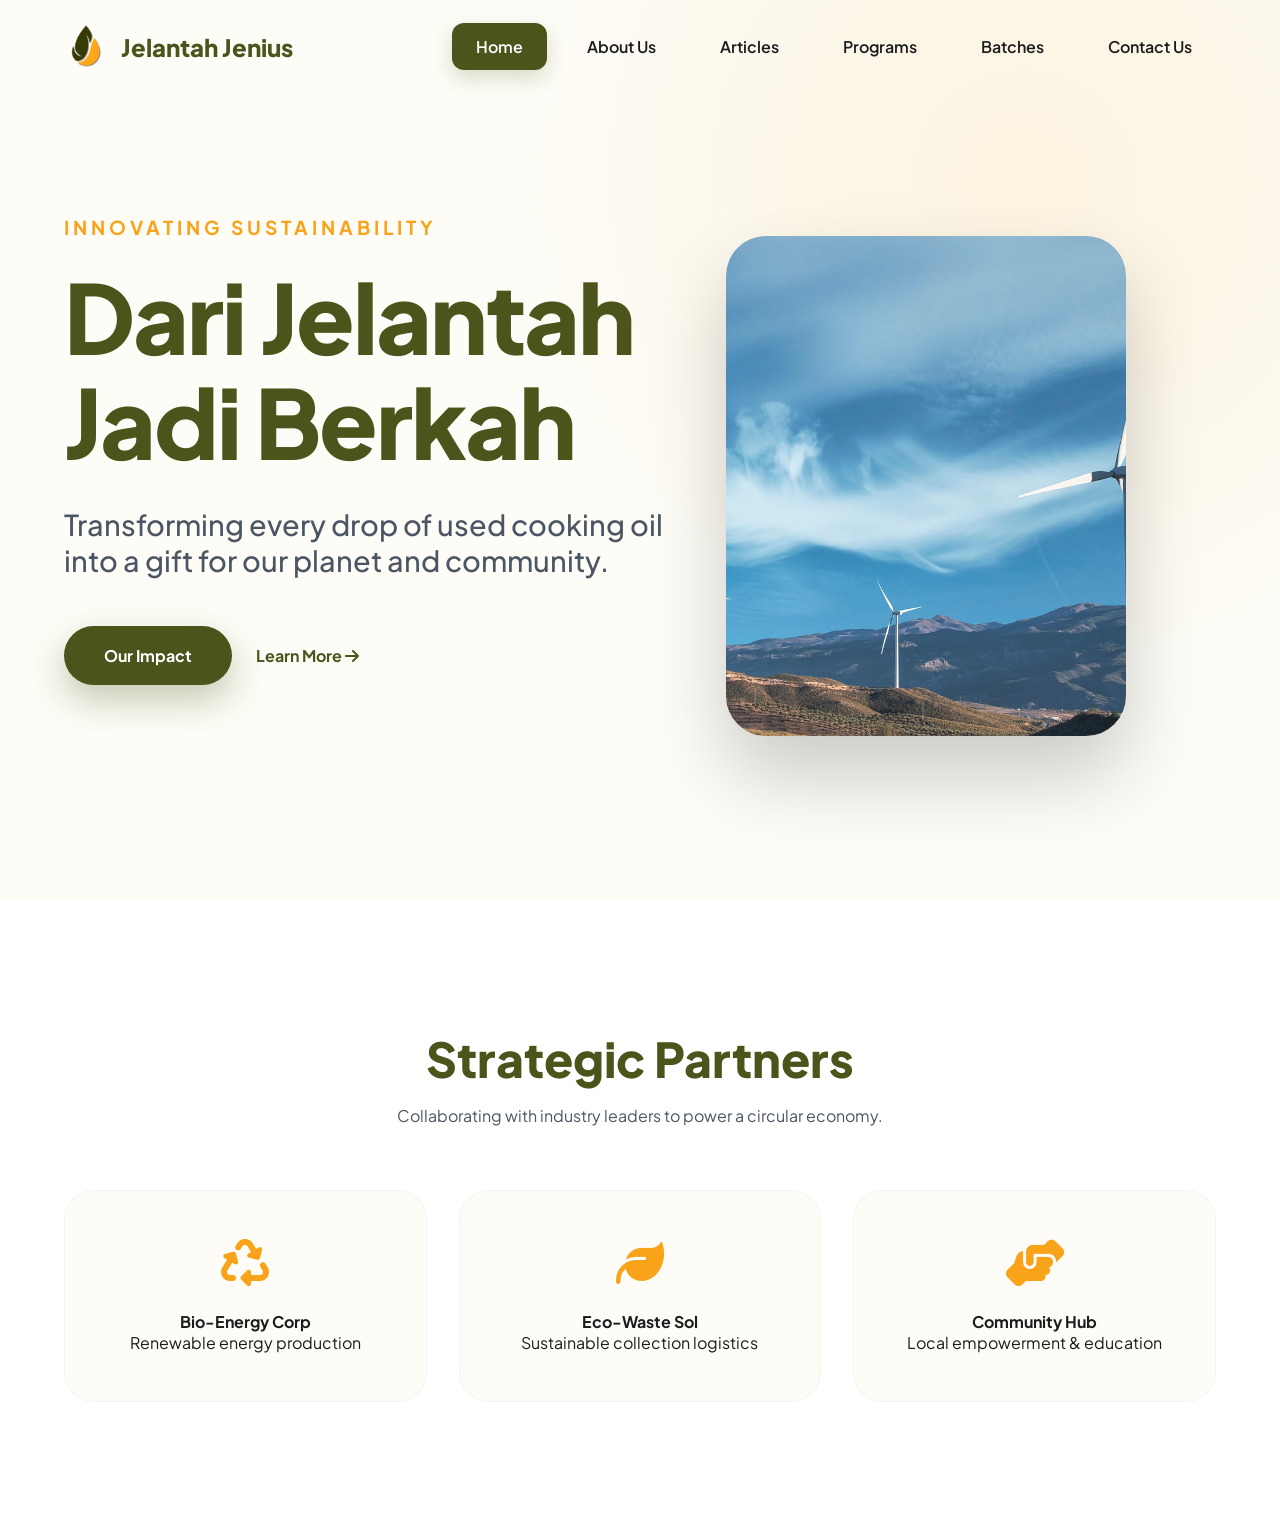
<file: index.html>
<!DOCTYPE html>
<html lang="en">
<head>
  <meta charset="UTF-8" />
  <meta name="viewport" content="width=device-width, initial-scale=1" />
  <title>Jelantah Jenius - Dari Jelantah Jadi Berkah</title>
  <link rel="stylesheet" href="style.css" />
  <link rel="stylesheet" href="https://cdnjs.cloudflare.com/ajax/libs/font-awesome/6.4.0/css/all.min.css" />
  <link rel="icon" href="attached_assets/JJ%20Logo.png" sizes="any">
  <link rel="icon" href="attached_assets/JJ%20Logo.png" type="image/png">
  <link rel="apple-touch-icon" href="attached_assets/JJ%20Logo.png">
  <link rel="canonical" href="https://jelantahjenius.com/" />
</head>
<body>
  <nav id="navbar">
    <div class="navbar">
      <div class="logo">
        <a href="/">
          <img src="attached_assets/JELANTAH%20JENIUS%20png%20logo%20only%20with%20shadow.png" alt="Logo">
          Jelantah Jenius
        </a>
      </div>
      <ul class="menu">
        <div class="cancel-btn"><i class="fas fa-times"></i></div>
        <li><a href="/" class="active">Home</a></li>
        <li><a href="/about">About Us</a></li>
        <li><a href="/articles">Articles</a></li>
        <li><a href="/programs">Programs</a></li>
        <li><a href="/batches">Batches</a></li>
        <li><a href="/contact">Contact Us</a></li>
      </ul>
      <div class="menu-btn"><i class="fas fa-bars"></i></div>
    </div>
  </nav>

  <section class="home" id="home">
    <div class="home-content">
      <span class="text-one">Innovating Sustainability</span>
      <h1 class="text-two">Dari Jelantah<br>Jadi Berkah</h1>
      <p class="text-three">Transforming every drop of used cooking oil into a gift for our planet and community.</p>
      <div class="cta-group">
        <a href="/programs" class="btn-primary">Our Impact</a>
        <a href="/about" style="color: var(--primary); text-decoration: none; font-weight: 700; align-self: center;">Learn More <i class="fas fa-arrow-right"></i></a>
      </div>
    </div>
    <div style="position: absolute; right: 12%; top: 54%; transform: translateY(-50%); width: 400px; height: 500px; border-radius: 40px; overflow: hidden; box-shadow: 0 40px 80px rgba(0,0,0,0.2); z-index: 1;" class="hero-image-desktop">
      <img src="attached_assets/stock_images/sustainable_renewabl_993aadc3.jpg" alt="Sustainability" style="width: 100%; height: 100%; object-fit: cover;">
    </div>
  </section>

  <section class="partners-section">
    <div class="section-label">
      <h2>Strategic Partners</h2>
      <p style="color: var(--text-muted); max-width: 600px; margin: 1rem auto;">Collaborating with industry leaders to power a circular economy.</p>
    </div>
    <div class="partner-grid">
      <div class="partner-card">
        <i class="fas fa-recycle"></i>
        <h4>Bio-Energy Corp</h4>
        <p>Renewable energy production</p>
      </div>
      <div class="partner-card">
        <i class="fas fa-leaf"></i>
        <h4>Eco-Waste Sol</h4>
        <p>Sustainable collection logistics</p>
      </div>
      <div class="partner-card">
        <i class="fas fa-hands-helping"></i>
        <h4>Community Hub</h4>
        <p>Local empowerment & education</p>
      </div>
    </div>
  </section>

  <script src="script.js"></script>
</body>
</html>
</file>
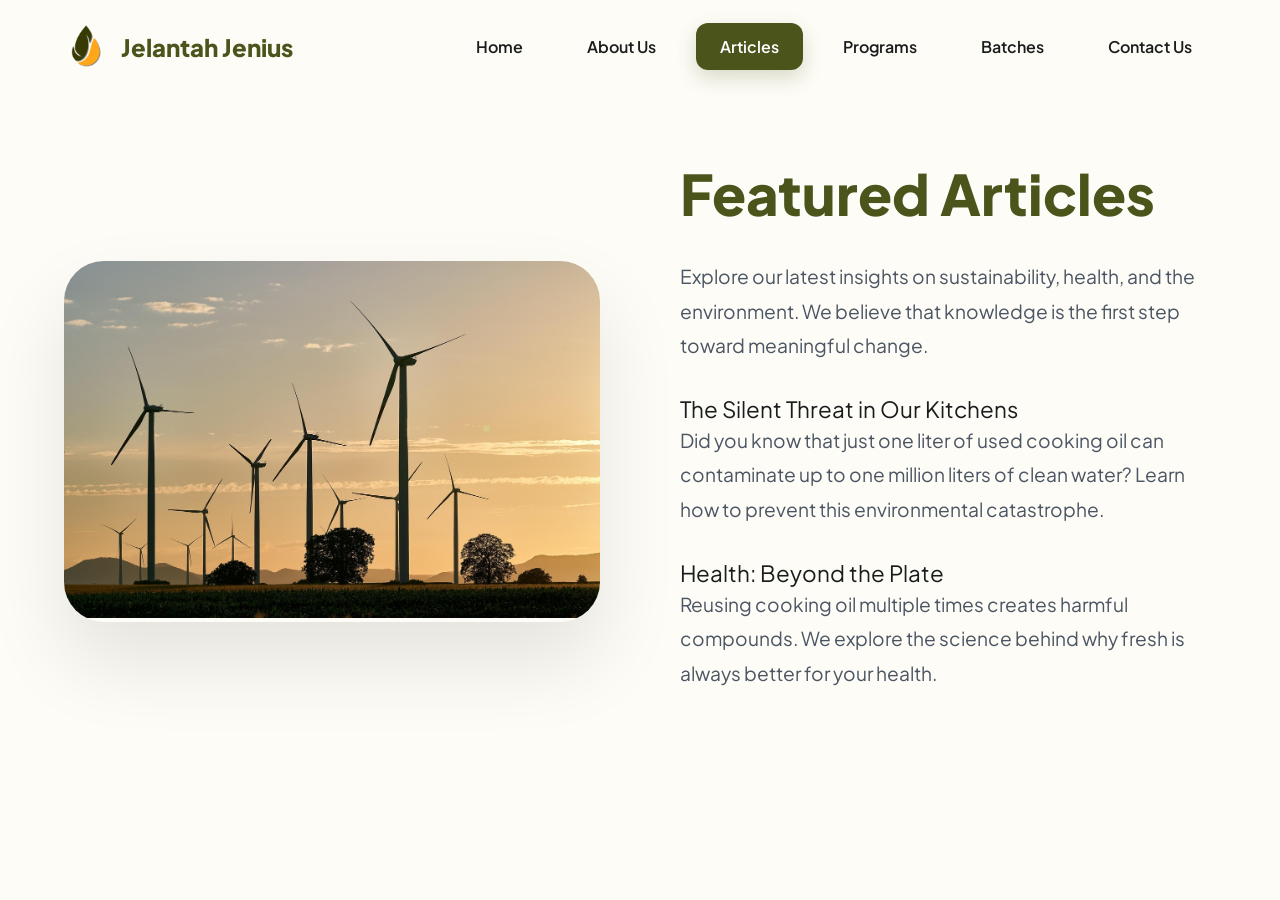
<file: articles.html>
<!DOCTYPE html>
<html lang="en">
<head>
  <meta charset="UTF-8" />
  <meta name="viewport" content="width=device-width, initial-scale=1" />
  <title>Articles - Jelantah Jenius</title>
  <link rel="stylesheet" href="style.css" />
  <link rel="stylesheet" href="https://cdnjs.cloudflare.com/ajax/libs/font-awesome/6.4.0/css/all.min.css" />
  <link rel="icon" href="attached_assets/JJ%20Logo.png" sizes="any">
  <link rel="icon" href="attached_assets/JJ%20Logo.png" type="image/png">
  <link rel="apple-touch-icon" href="attached_assets/JJ%20Logo.png">
  <link rel="canonical" href="https://jelantahjenius.com/articles" />
</head>
<body>
  <nav id="navbar">
    <div class="navbar">
      <div class="logo">
        <a href="/">
          <img src="attached_assets/JELANTAH%20JENIUS%20png%20logo%20only%20with%20shadow.png" alt="Logo">
          Jelantah Jenius
        </a>
      </div>
      <ul class="menu">
        <div class="cancel-btn"><i class="fas fa-times"></i></div>
        <li><a href="/">Home</a></li>
        <li><a href="/about">About Us</a></li>
        <li><a href="/articles" class="active">Articles</a></li>
        <li><a href="/programs">Programs</a></li>
        <li><a href="/batches">Batches</a></li>
        <li><a href="/contact">Contact Us</a></li>
      </ul>
      <div class="menu-btn"><i class="fas fa-bars"></i></div>
    </div>
  </nav>

  <section class="education">
    <div class="content-box">
      <div class="image-container">
        <img src="attached_assets/stock_images/sustainable_renewabl_865bdb12.jpg" alt="Articles">
      </div>
      <div class="text-container">
        <h3>Featured Articles</h3>
        <p>Explore our latest insights on sustainability, health, and the environment. We believe that knowledge is the first step toward meaningful change.</p>
        <div class="topic" style="font-size: 1.4rem;">The Silent Threat in Our Kitchens</div>
        <p>Did you know that just one liter of used cooking oil can contaminate up to one million liters of clean water? Learn how to prevent this environmental catastrophe.</p>
        <div class="topic" style="font-size: 1.4rem;">Health: Beyond the Plate</div>
        <p>Reusing cooking oil multiple times creates harmful compounds. We explore the science behind why fresh is always better for your health.</p>
      </div>
    </div>
  </section>

  <script src="script.js"></script>
</body>
</html>
</file>
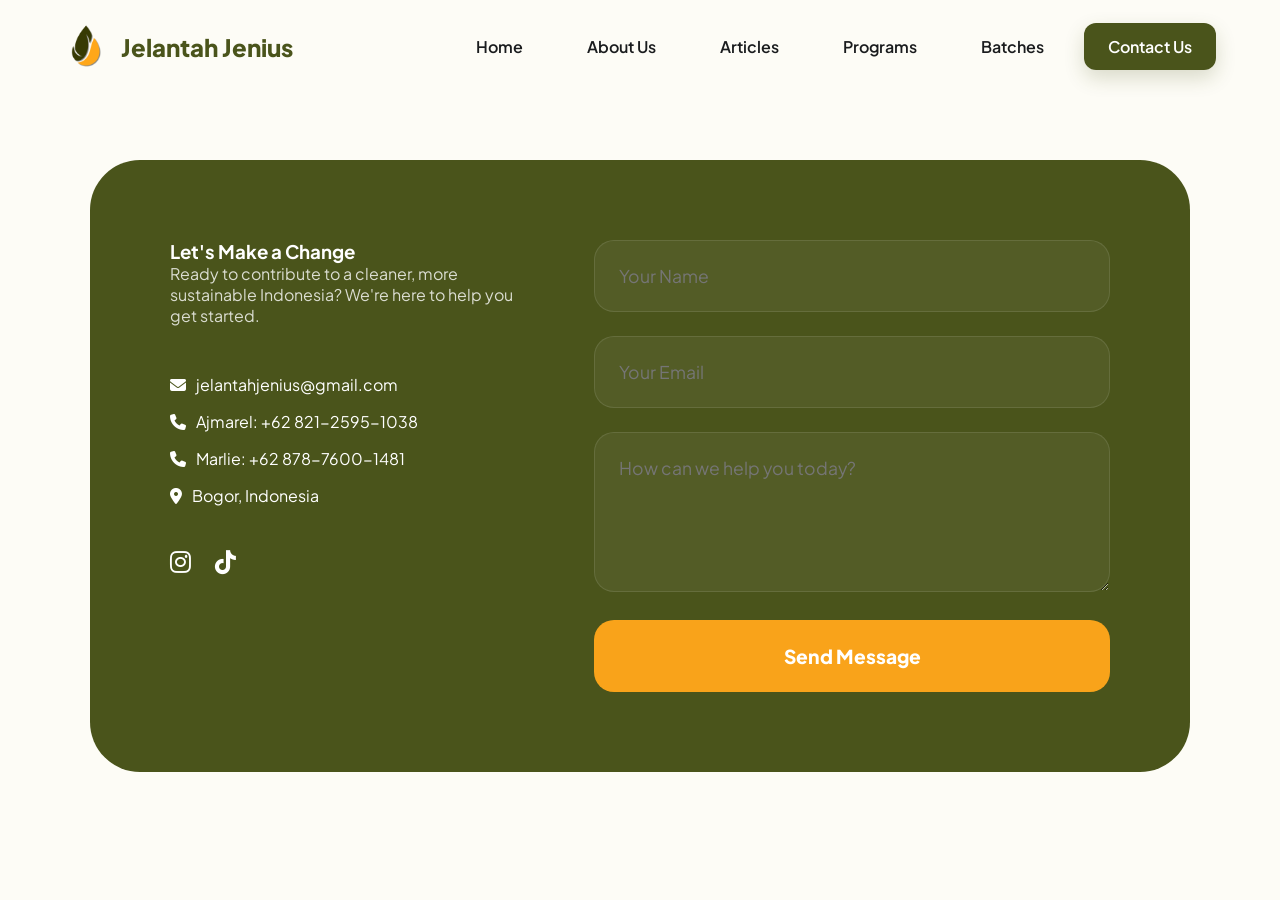
<file: contact.html>
<!DOCTYPE html>
<html lang="en">
<head>
  <meta charset="UTF-8" />
  <meta name="viewport" content="width=device-width, initial-scale=1" />
  <title>Contact Us - Jelantah Jenius</title>
  <link rel="stylesheet" href="style.css" />
  <link rel="stylesheet" href="https://cdnjs.cloudflare.com/ajax/libs/font-awesome/6.4.0/css/all.min.css" />
  <link rel="icon" href="attached_assets/JJ%20Logo.png" sizes="any">
  <link rel="icon" href="attached_assets/JJ%20Logo.png" type="image/png">
  <link rel="apple-touch-icon" href="attached_assets/JJ%20Logo.png">
  <link rel="canonical" href="https://jelantahjenius.com/contact" />
  <style>
    .contact {
      padding-top: 10rem !important; /* Pushes the entire green section down clear of the navbar */
      padding-bottom: 4rem !important;
    }

    .contact .content {
      max-width: 1100px !important;
      margin: 0 auto !important;
      width: 90% !important;
    }
  </style>
</head>
<body>
  <nav id="navbar">
    <div class="navbar">
      <div class="logo">
        <a href="/">
          <img src="attached_assets/JELANTAH%20JENIUS%20png%20logo%20only%20with%20shadow.png" alt="Logo">
          Jelantah Jenius
        </a>
      </div>
      <ul class="menu">
        <div class="cancel-btn"><i class="fas fa-times"></i></div>
        <li><a href="/">Home</a></li>
        <li><a href="/about">About Us</a></li>
        <li><a href="/articles">Articles</a></li>
        <li><a href="/programs">Programs</a></li>
        <li><a href="/batches">Batches</a></li>
        <li><a href="/contact" class="active">Contact Us</a></li>
      </ul>
      <div class="menu-btn"><i class="fas fa-bars"></i></div>
    </div>
  </nav>

  <section class="contact">
    <div class="content">
      <div class="contact-wrapper">
        <div class="contact-info">
          <h3>Let's Make a Change</h3>
          <p style="color: rgba(255,255,255,0.8);">Ready to contribute to a cleaner, more sustainable Indonesia? We're here to help you get started.</p>
          <div style="margin-top: 3rem;">
            <p><i class="fas fa-envelope"></i> jelantahjenius@gmail.com</p>
            <p><i class="fas fa-phone"></i> Ajmarel: +62 821-2595-1038</p>
            <p><i class="fas fa-phone"></i> Marlie: +62 878-7600-1481</p>
            <p><i class="fas fa-map-marker-alt"></i> Bogor, Indonesia</p>
          </div>
          <div class="social-icons">
            <a href="https://www.instagram.com/jelantahjenius.id?igsh=MWRlN3AyMnAxbmt5bA==" target="_blank"><i class="fab fa-instagram"></i></a>
            <a href="https://www.tiktok.com/@jelantahjenius.id"><i class="fab fa-tiktok"></i></a>
          </div>
        </div>
        <div class="modern-form">
          <form action="https://api.web3forms.com/submit" method="POST">
            <input type="hidden" name="access_key" value="40261928-a120-40a0-b7b0-13f625f8420c">
            <input type="text" name="name" placeholder="Your Name" required>
            <input type="email" name="email" placeholder="Your Email" required>
            <textarea name="message" placeholder="How can we help you today?" rows="5" required></textarea>
            <button type="submit" class="submit-btn">Send Message</button>
          </form>
        </div>
      </div>
    </div>
  </section>

  <script src="script.js"></script>
</body>
</html>
</file>
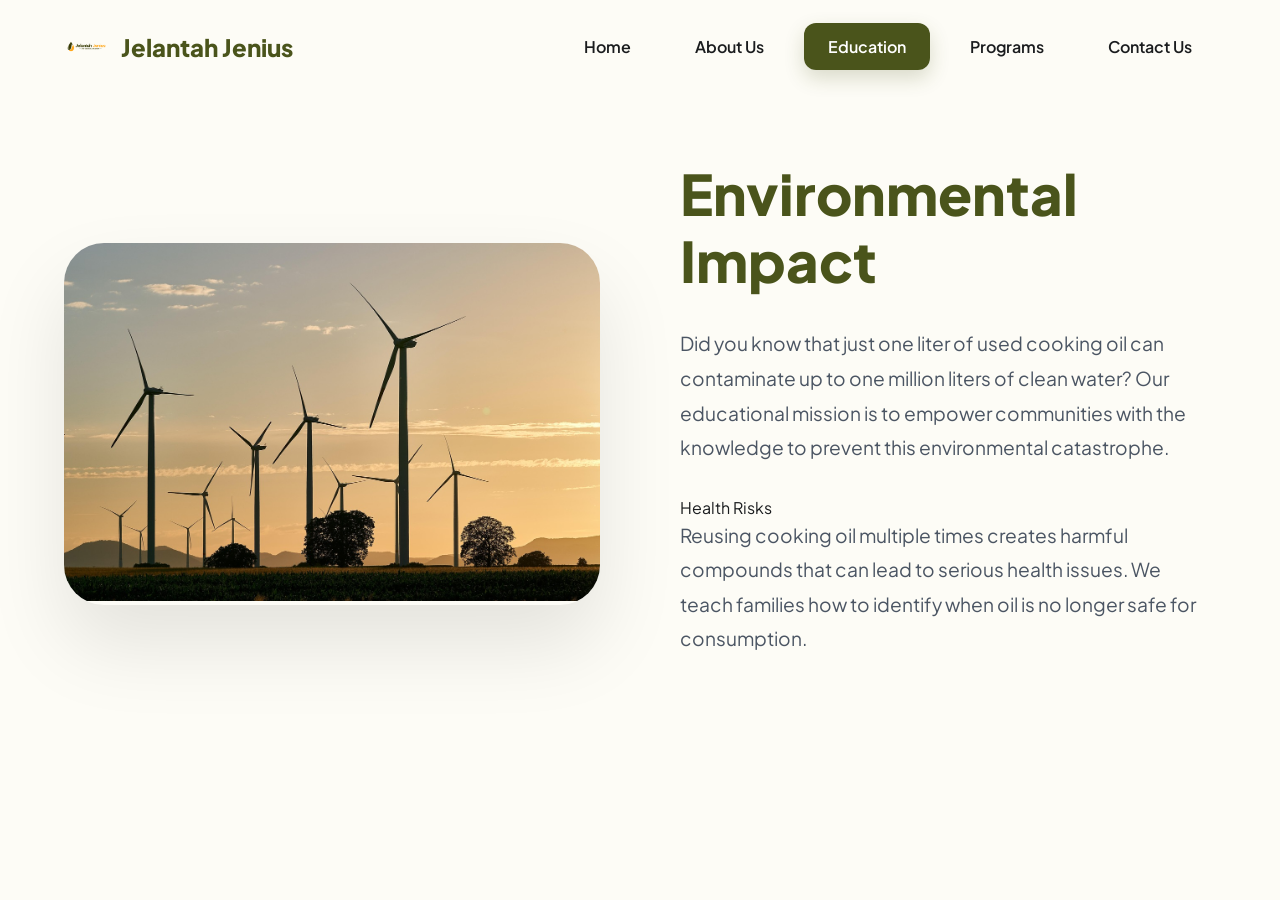
<file: education.html>
<!DOCTYPE html>
<html lang="en">
<head>
  <meta charset="UTF-8" />
  <meta name="viewport" content="width=device-width, initial-scale=1" />
  <title>Education - Jelantah Jenius</title>
  <link rel="stylesheet" href="style.css" />
  <link rel="stylesheet" href="https://cdnjs.cloudflare.com/ajax/libs/font-awesome/6.4.0/css/all.min.css" />
</head>
<body>
  <nav id="navbar">
    <div class="navbar">
      <div class="logo">
        <a href="index.html">
          <img src="attached_assets/JELANTAH_JENIUS_png_2_1767949499577.png" alt="Logo">
          Jelantah Jenius
        </a>
      </div>
      <ul class="menu">
        <li><a href="index.html">Home</a></li>
        <li><a href="about.html">About Us</a></li>
        <li><a href="education.html" class="active">Education</a></li>
        <li><a href="programs.html">Programs</a></li>
        <li><a href="contact.html">Contact Us</a></li>
      </ul>
      <div class="menu-btn"><i class="fas fa-bars"></i></div>
      <div class="cancel-btn"><i class="fas fa-times"></i></div>
    </div>
  </nav>

  <section class="education">
    <div class="content-box">
      <div class="image-container">
        <img src="attached_assets/stock_images/sustainable_renewabl_865bdb12.jpg" alt="Education">
      </div>
      <div class="text-container">
        <h3>Environmental Impact</h3>
        <p>Did you know that just one liter of used cooking oil can contaminate up to one million liters of clean water? Our educational mission is to empower communities with the knowledge to prevent this environmental catastrophe.</p>
        <div class="topic">Health Risks</div>
        <p>Reusing cooking oil multiple times creates harmful compounds that can lead to serious health issues. We teach families how to identify when oil is no longer safe for consumption.</p>
      </div>
    </div>
  </section>

  <script src="script.js"></script>
</body>
</html>
</file>
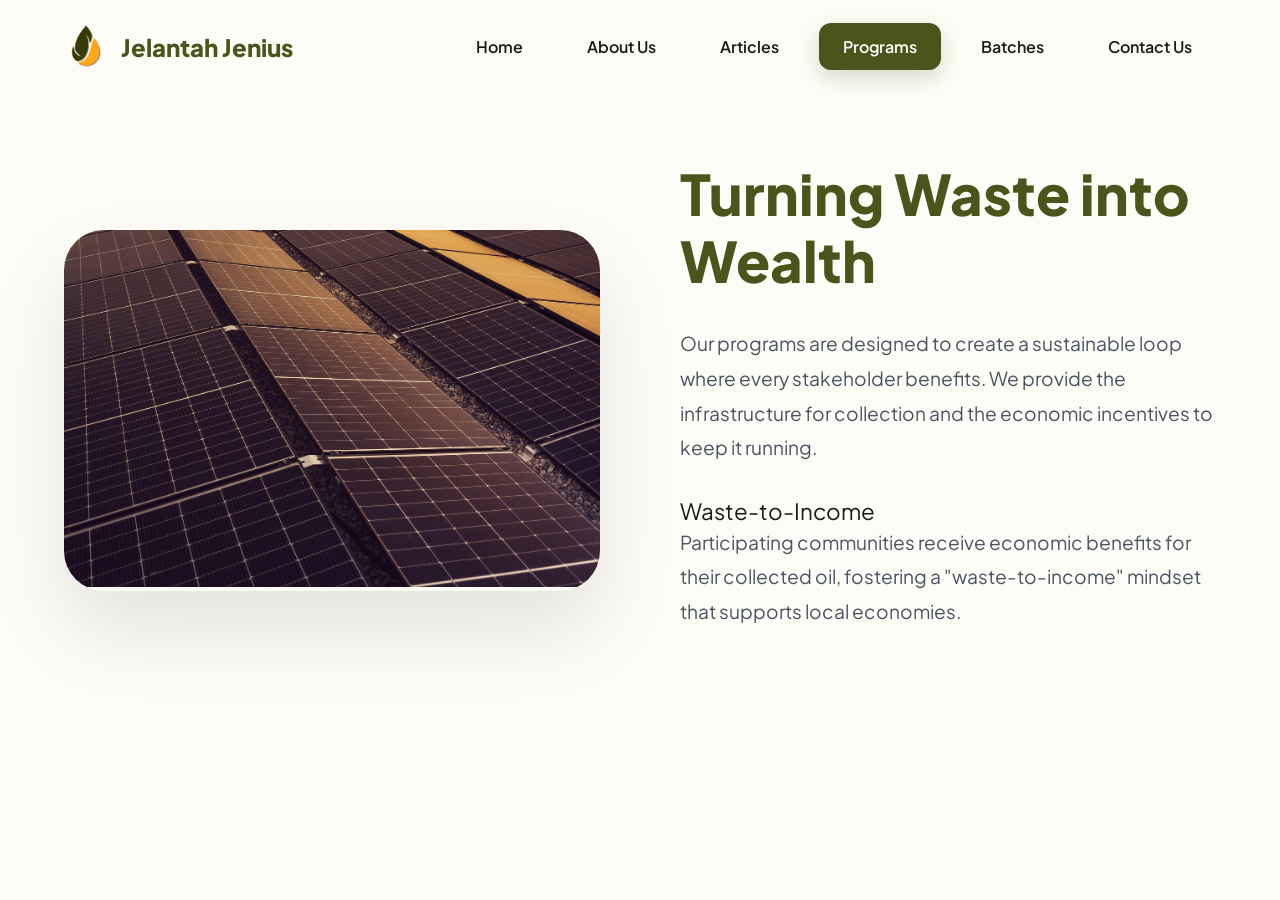
<file: programs.html>
<!DOCTYPE html>
<html lang="en">
<head>
  <meta charset="UTF-8" />
  <meta name="viewport" content="width=device-width, initial-scale=1" />
  <title>Programs - Jelantah Jenius</title>
  <link rel="stylesheet" href="style.css" />
  <link rel="stylesheet" href="https://cdnjs.cloudflare.com/ajax/libs/font-awesome/6.4.0/css/all.min.css" />
  <link rel="icon" href="attached_assets/JJ%20Logo.png" sizes="any">
  <link rel="icon" href="attached_assets/JJ%20Logo.png" type="image/png">
  <link rel="apple-touch-icon" href="attached_assets/JJ%20Logo.png">
  <link rel="canonical" href="https://jelantahjenius.com/programs" />
</head>
<body>
  <nav id="navbar">
    <div class="navbar">
      <div class="logo">
        <a href="/">
          <img src="attached_assets/JELANTAH%20JENIUS%20png%20logo%20only%20with%20shadow.png" alt="Logo">
          Jelantah Jenius
        </a>
      </div>
      <ul class="menu">
        <div class="cancel-btn"><i class="fas fa-times"></i></div>
        <li><a href="/">Home</a></li>
        <li><a href="/about">About Us</a></li>
        <li><a href="/articles">Articles</a></li>
        <li><a href="/programs" class="active">Programs</a></li>
        <li><a href="/batches">Batches</a></li>
        <li><a href="/contact">Contact Us</a></li>
      </ul>
      <div class="menu-btn"><i class="fas fa-bars"></i></div>
    </div>
  </nav>

  <section class="programs">
    <div class="content-box">
      <div class="image-container">
        <img src="attached_assets/stock_images/sustainable_renewabl_cd51e253.jpg" alt="Programs">
      </div>
      <div class="text-container">
        <h3>Turning Waste into Wealth</h3>
        <p>Our programs are designed to create a sustainable loop where every stakeholder benefits. We provide the infrastructure for collection and the economic incentives to keep it running.</p>
        <div class="topic" style="font-size: 1.4rem;">Waste-to-Income</div>
        <p>Participating communities receive economic benefits for their collected oil, fostering a "waste-to-income" mindset that supports local economies.</p>
      </div>
    </div>
  </section>

  <script src="script.js"></script>
</body>
</html>
</file>
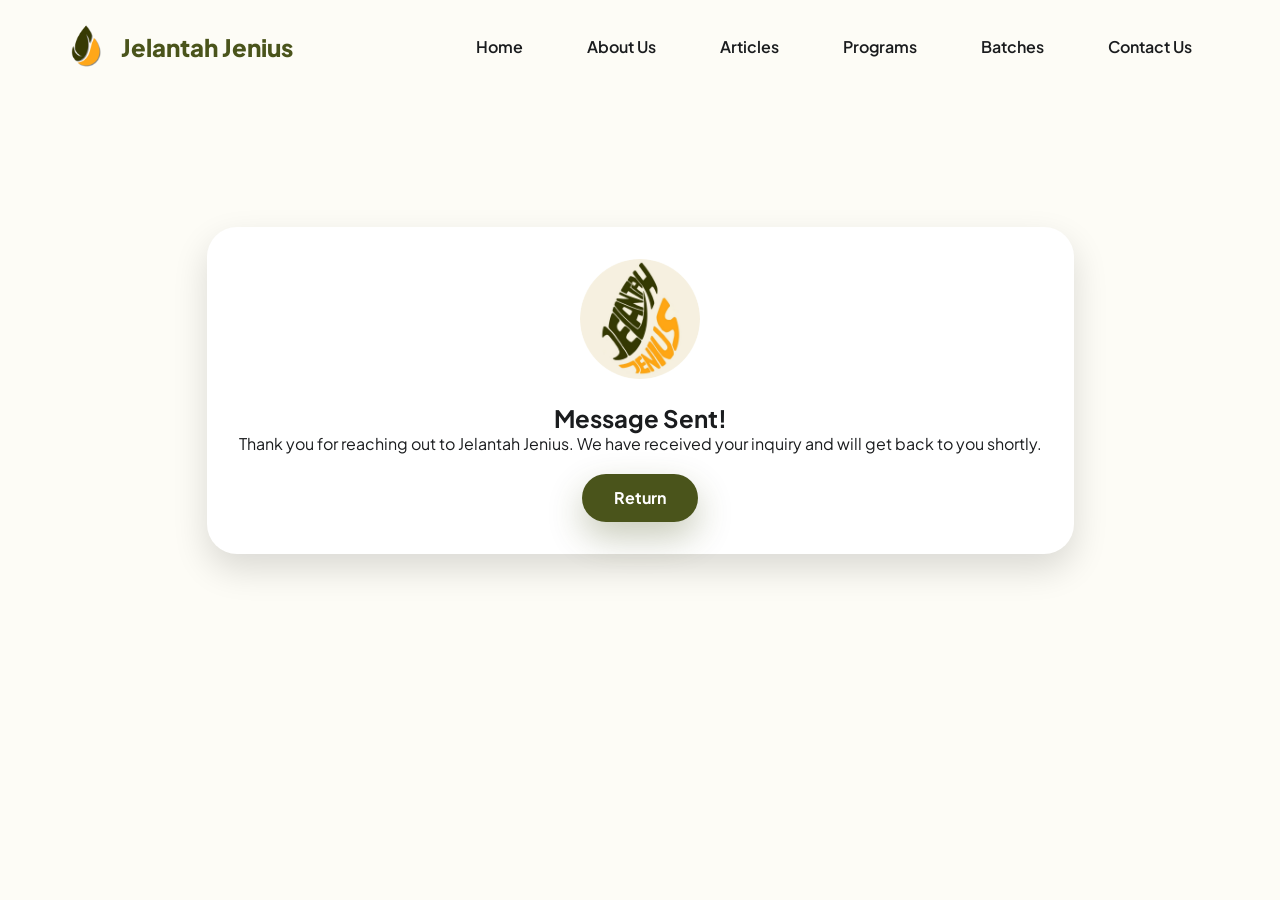
<file: thank-you.html>
<!DOCTYPE html>
<html lang="en">
<head>
  <meta charset="UTF-8" />
  <meta name="viewport" content="width=device-width, initial-scale=1" />
  <title>Thank You! - Jelantah Jenius</title>
  <link rel="stylesheet" href="style.css" />
  <link rel="stylesheet" href="https://cdnjs.cloudflare.com/ajax/libs/font-awesome/6.4.0/css/all.min.css" />
  <link rel="icon" href="attached_assets/JJ%20Logo.png" type="image/png" />
  <link rel="apple-touch-icon" href="attached_assets/JJ%20Logo.png" />
  <link rel="canonical" href="https://jelantahjenius.com/thank-you" />
</head>
<body>

  <!-- Navigation Bar -->
  <nav id="navbar">
    <div class="navbar">
      <div class="logo">
        <a href="index.html">
          <img src="attached_assets/JELANTAH%20JENIUS%20png%20logo%20only%20with%20shadow.png" alt="Logo">
          Jelantah Jenius
        </a>
      </div>
      <ul class="menu">
        <div class="cancel-btn"><i class="fas fa-times"></i></div>
        <li><a href="/">Home</a></li>
        <li><a href="/about">About Us</a></li>
        <li><a href="/articles">Articles</a></li>
        <li><a href="/programs">Programs</a></li>
        <li><a href="/batches">Batches</a></li>
        <li><a href="/contact">Contact Us</a></li>
      </ul>
      <div class="menu-btn"><i class="fas fa-bars"></i></div>
    </div>
  </nav>

  <!-- Thank You Container -->
<section class="about" style="padding-top: 80px; min-height: calc(100vh - 120px); display: flex; align-items: center; justify-content: center;">
  <main style="width: 100%; display: flex; justify-content: center;">
    <div class="content">
      <div class="team-grid">
        <div class="team-card" style="box-shadow: 0 15px 35px rgba(0, 0, 0, 0.14);">
          <div class="avatar" style="background-image: url('attached_assets/JJ Logo.png')"></div>
          <h2>Message Sent!</h2>
          <p>Thank you for reaching out to Jelantah Jenius. We have received your inquiry and will get back to you shortly.</p>
          <div class="cta-group" style="padding-top: 20px; display: flex; justify-content: center;">
            <a href="/contact" style="padding: 1.5rem 2rem; height: 20px; background: var(--primary); color: white; border-radius: 100px; box-shadow: 0 15px 35px rgba(74, 84, 27, 0.3); transition: var(--transition); text-decoration: none; font-weight: 700; display: flex; align-items: center;" onmouseover="this.style.transform='translateY(-5px)'; this.style.boxShadow='0 20px 45px rgba(74, 84, 27, 0.4)';" onmouseout="this.style.transform='translateY(0)'; this.style.boxShadow='0 15px 35px rgba(74, 84, 27, 0.3)';">Return</a>
          </div>
        </div>
      </div>
    </div>
  </main>
</section>

</body>
</html>
</file>
<file: style.css>
/* Google Fonts */
@import url('https://fonts.googleapis.com/css2?family=Plus+Jakarta+Sans:wght@400;500;600;700;800&display=swap');

:root {
  --primary: #4a541b;    /* Olive Green from logo */
  --secondary: #f9a31a;  /* Orange from logo */
  --accent: #737300;     /* Darker Olive */
  --bg-light: #fdfcf6;
  --white: #ffffff;
  --text-main: #1a1c1e;
  --text-muted: #4b5563;
  --transition: all 0.4s cubic-bezier(0.4, 0, 0.2, 1);
}

* {
  margin: 0;
  padding: 0;
  box-sizing: border-box;
  scroll-behavior: smooth;
  font-family: 'Plus Jakarta Sans', sans-serif;
}

body {
  background-color: var(--bg-light);
  color: var(--text-main);
  overflow-x: hidden;
}

/* Glassmorphism Navigation */
nav {
  position: fixed;
  width: 100%;
  padding: 1.5rem 0;
  z-index: 1000;
  transition: var(--transition);
}

.cancel-btn {
  display: none; /* Hidden by default on desktop */
  color: var(--primary);
  font-size: 1.5rem;
  cursor: pointer;
  transition: var(--transition);
}

.menu-btn {
  display: none !important; /* Hide hamburger icon on desktop */
  color: var(--primary);
  font-size: 1.8rem;
  cursor: pointer;
  transition: var(--transition);
}

.cancel-btn:hover {
  color: var(--secondary);
  transform: rotate(90deg);
}

nav.sticky {
  padding: 1rem 0;
  background: rgba(255, 255, 255, 0.8);
  backdrop-filter: blur(20px);
  box-shadow: 0 10px 30px rgba(0,0,0,0.05);
}

.navbar {
  width: 90%;
  max-width: 1300px;
  margin: auto;
  display: flex;
  justify-content: space-between;
  align-items: center;
}

.logo a {
  display: flex;
  align-items: center;
  gap: 12px;
  font-size: 1.5rem;
  font-weight: 800;
  color: var(--primary);
  text-decoration: none;
}

.logo img {
  height: 45px;
  transition: var(--transition);
}

.menu {
  display: flex;
  list-style: none;
  gap: 1rem;
}

.menu a {
  padding: 0.8rem 1.5rem;
  color: var(--text-main);
  font-weight: 600;
  text-decoration: none;
  border-radius: 12px;
  transition: var(--transition);
}

.menu a:hover {
  color: var(--secondary);
  background: rgba(249, 163, 26, 0.08);
}

.menu a.active {
  background: var(--primary);
  color: white;
  box-shadow: 0 8px 20px rgba(74, 84, 27, 0.2);
}

/* Hero Section with Parallax Feel */
.home {
  height: 100vh;
  display: flex;
  align-items: center;
  position: relative;
  background: linear-gradient(rgba(253, 252, 246, 0.9), rgba(253, 252, 246, 0.8)), 
              url('https://images.unsplash.com/photo-1466692476868-aef1dfb1e735?auto=format&fit=crop&q=80&w=2000');
  background-size: cover;
  background-position: center;
  background-attachment: fixed;
  overflow: hidden;
}

.home::after {
  content: '';
  position: absolute;
  top: 0; left: 0; width: 100%; height: 100%;
  background: radial-gradient(circle at 80% 20%, rgba(249, 163, 26, 0.1), transparent 40%);
}

.home-content {
  width: 90%;
  max-width: 1300px;
  margin: auto;
  position: relative;
  z-index: 10;
}

.text-one {
  font-size: 1.2rem;
  font-weight: 700;
  color: var(--secondary);
  text-transform: uppercase;
  letter-spacing: 4px;
  margin-bottom: 1.5rem;
  display: block;
}

.text-two {
  font-size: clamp(3rem, 8vw, 6rem);
  font-weight: 900;
  color: var(--primary);
  line-height: 1.1;
  margin-bottom: 2rem;
  letter-spacing: -2px;
}

.text-three {
  font-size: 1.8rem;
  font-weight: 500;
  color: var(--text-muted);
  max-width: 600px;
  margin-bottom: 3rem;
}

.cta-group {
  display: flex;
  gap: 1.5rem;
}

.btn-primary {
  padding: 1.2rem 2.5rem;
  background: var(--primary);
  color: white;
  border-radius: 100px;
  font-weight: 700;
  box-shadow: 0 15px 35px rgba(74, 84, 27, 0.3);
  transition: var(--transition);
  text-decoration: none;
}

.btn-primary:hover {
  transform: translateY(-5px);
  box-shadow: 0 20px 45px rgba(74, 84, 27, 0.4);
}

/* Bento Grid for Partners */
.partners-section {
  padding: 8rem 0;
  background: var(--white);
}

.section-label {
  text-align: center;
  margin-bottom: 4rem;
}

.section-label h2 {
  font-size: 3rem;
  font-weight: 800;
  color: var(--primary);
}

.partner-grid {
  display: grid;
  grid-template-columns: repeat(auto-fit, minmax(250px, 1fr));
  gap: 2rem;
  width: 90%;
  max-width: 1200px;
  margin: auto;
}

.partner-card {
  background: var(--bg-light);
  padding: 3rem;
  border-radius: 30px;
  text-align: center;
  transition: var(--transition);
  border: 1px solid rgba(0,0,0,0.03);
}

.partner-card:hover {
  transform: scale(1.05);
  background: var(--white);
  box-shadow: 0 30px 60px rgba(0,0,0,0.05);
}

.partner-card i {
  font-size: 3rem;
  color: var(--secondary);
  margin-bottom: 1.5rem;
}

/* Modern Sections */
.about, .education, .programs, .contact {
  padding: 10rem 0;
}

.content-box {
  width: 90%;
  max-width: 1200px;
  margin: auto;
  display: grid;
  grid-template-columns: 1fr 1fr;
  gap: 5rem;
  align-items: center;
}

.image-container {
  position: relative;
  border-radius: 40px;
  overflow: hidden;
  box-shadow: 0 40px 80px rgba(0,0,0,0.1);
}

.image-container video {
  width: 100%;
  height: auto;
  object-fit: cover;
  border-radius: 8px;
}

.image-container img {
  width: 100%;
  height: 100%;
  object-fit: cover;
  transition: var(--transition);
}

.image-container:hover img {
  transform: scale(1.1);
}

.text-container h3 {
  font-size: 3.5rem;
  font-weight: 800;
  color: var(--primary);
  margin-bottom: 2rem;
  line-height: 1.2;
}

.text-container p {
  font-size: 1.2rem;
  line-height: 1.8;
  color: var(--text-muted);
  margin-bottom: 2rem;
}

/* Cards for Team/Members */
.team-grid {
  display: grid;
  grid-template-columns: repeat(auto-fit, minmax(300px, 1fr));
  gap: 3rem;
  margin-top: 5rem;
}

.team-card {
  background: var(--white);
  padding: 2rem;
  border-radius: 30px;
  box-shadow: 0 20px 40px rgba(0,0,0,0.03);
  text-align: center;
}

.avatar {
  width: 120px;
  height: 120px;
  background: var(--bg-light);
  border-radius: 50%;
  margin: 0 auto 1.5rem;
  background-size: cover;
  background-position: center;
}

/* Contact Form Overhaul */
.contact-wrapper {
  background: var(--primary);
  border-radius: 50px;
  padding: 5rem;
  color: white;
  display: grid;
  grid-template-columns: 1fr 1.5fr;
  gap: 5rem;
}

.contact-info p { margin-bottom: 1rem; display: flex; align-items: center; gap: 10px; }
.social-icons {
  display: flex;
  gap: 1.5rem;
  margin-top: 2.5rem;
}
.social-icons a {
  color: white;
  font-size: 1.5rem;
  transition: var(--transition);
}
.social-icons a:hover {
  color: var(--secondary);
  transform: translateY(-3px);
}

.modern-form input, .modern-form textarea {
  width: 100%;
  padding: 1.5rem;
  background: rgba(255,255,255,0.05);
  border: 1px solid rgba(255,255,255,0.1);
  border-radius: 20px;
  color: white;
  margin-bottom: 1.5rem;
  font-size: 1.1rem;
  transition: var(--transition);
}

.modern-form input:focus, .modern-form textarea:focus {
  background: rgba(255,255,255,0.1);
  border-color: var(--secondary);
  outline: none;
}

.submit-btn {
  width: 100%;
  padding: 1.5rem;
  background: var(--secondary);
  color: white;
  border: none;
  border-radius: 20px;
  font-size: 1.2rem;
  font-weight: 800;
  cursor: pointer;
  transition: var(--transition);
}

.submit-btn:hover {
  transform: scale(1.02);
  filter: brightness(1.1);
}

/* Animations */
@keyframes fadeInUp {
  from { opacity: 0; transform: translateY(30px); }
  to { opacity: 1; transform: translateY(0); }
}

.home-content > * {
  animation: fadeInUp 1s forwards;
}

/* Responsive Mobile & Landscape Overhaul */
@media screen and (max-width: 992px) {
  nav {
    padding: 1rem 0;
  }
  
  .navbar {
    width: 90%;
    justify-content: space-between;
  }

  .logo a {
    font-size: 1.1rem;
    gap: 8px;
  }

  .logo img {
    height: 30px;
  }

  .menu-btn {
    display: block !important;
    color: var(--primary);
    font-size: 1.8rem;
    z-index: 1001;
    cursor: pointer;
    margin-left: auto;
  }

  .cancel-btn {
    display: flex;
    color: var(--primary);
    font-size: 2rem;
    cursor: pointer;
    margin-bottom: 2rem;
    align-self: flex-end;
  }

  /* Slide-out mobile drawer */
  .navbar .menu {
    position: fixed;
    top: 0;
    right: -100%;
    width: 80%;
    max-width: 320px;
    height: 100vh;
    background: var(--white);
    flex-direction: column;
    justify-content: flex-start;
    align-items: stretch;
    padding: 2rem;
    transition: 0.4s ease;
    z-index: 1000;
    box-shadow: -15px 0 40px rgba(0,0,0,0.15);
    overflow-y: auto;
  }

  .navbar.active .menu {
    right: 0;
  }

  /* Clean mobile link styling */
  .menu li {
    width: 100%;
  }

  .menu a {
    display: block;
    font-size: 1.1rem;
    padding: 0.8rem 1rem;
    width: 100%;
    text-align: left;
    border-radius: 8px;
    border-bottom: 1px solid rgba(0, 0, 0, 0.05);
    box-shadow: none !important;
  }

  /* Fix thick active Home button on mobile */
  .menu a.active {
    background: rgba(74, 84, 27, 0.1);
    color: var(--primary);
    box-shadow: none !important;
  }

  /* Responsive layout adjustments for main content */
  .about, .education, .programs, .contact {
    padding: 5rem 0;
  }

  .content-box {
    grid-template-columns: 1fr;
    gap: 3rem;
  }

  .text-container h3 {
    font-size: 2rem;
    margin-bottom: 1rem;
  }

  .text-container p {
    font-size: 1rem;
  }

  .image-container {
    height: 250px;
    border-radius: 20px;
  }

  .contact-wrapper {
    grid-template-columns: 1fr;
    padding: 2rem;
    border-radius: 25px;
    gap: 2rem;
  }
}

@media (max-width: 992px) {
  .hero-image-desktop {
    display: none;
  }
}
</file>
